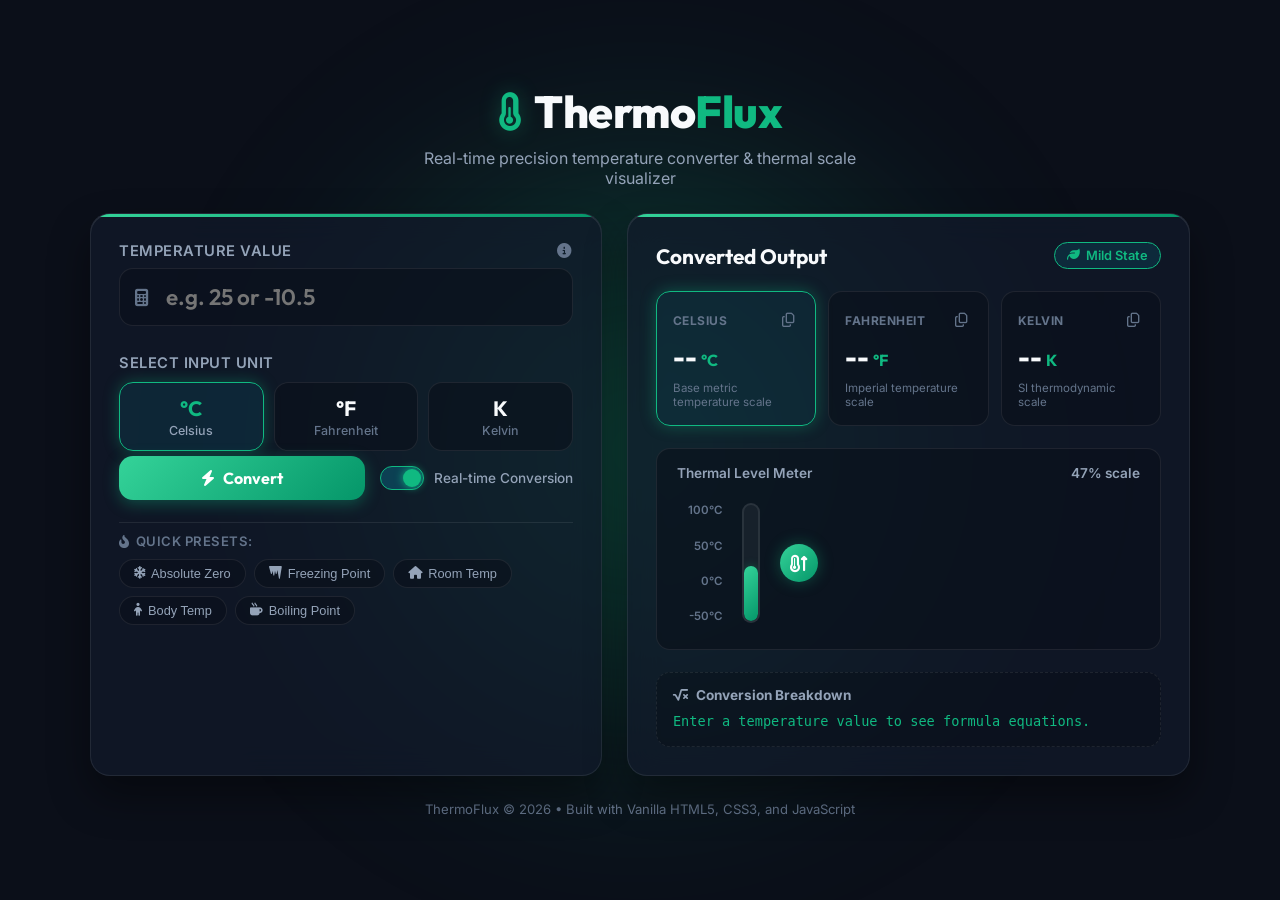
<file: Web-Development-Level1-Task3-temperature-converter/index.html>
<!DOCTYPE html>
<html lang="en">
<head>
    <meta charset="UTF-8">
    <meta name="viewport" content="width=device-width, initial-scale=1.0">
    <meta name="description" content="Interactive Temperature Converter web application for Celsius, Fahrenheit, and Kelvin with real-time conversion and absolute zero validation.">
    <title>ThermoFlux | Modern Temperature Converter</title>
    
    <!-- Google Fonts -->
    <link rel="preconnect" href="https://fonts.googleapis.com">
    <link rel="preconnect" href="https://fonts.gstatic.com" crossorigin>
    <link href="https://fonts.googleapis.com/css2?family=Inter:wght@300;400;500;600;700&family=Outfit:wght@400;600;700;800&display=swap" rel="stylesheet">
    
    <!-- FontAwesome Icons -->
    <link rel="stylesheet" href="https://cdnjs.cloudflare.com/ajax/libs/font-awesome/6.4.0/css/all.min.css">
    
    <link rel="stylesheet" href="style.css">
</head>
<body>
    <!-- Ambient Background Glow -->
    <div class="ambient-glow" id="ambientGlow"></div>
    
    <div class="app-wrapper">
        <!-- Header -->
        <header class="app-header">
            <div class="logo">
                <i class="fa-solid fa-temperature-half logo-icon"></i>
                <h1 id="appTitle">Thermo<span>Flux</span></h1>
            </div>
            <p class="subtitle">Real-time precision temperature converter & thermal scale visualizer</p>
        </header>

        <main class="main-content">
            <!-- Left Panel: Converter Controls -->
            <section class="converter-card glass-panel" aria-labelledby="converterHeading">
                <h2 id="converterHeading" class="sr-only">Temperature Input Form</h2>
                
                <form id="tempForm" onsubmit="return false;" novalidate>
                    <!-- Input Value Field -->
                    <div class="input-group">
                        <label for="tempInput" class="input-label">
                            <span>Temperature Value</span>
                            <span class="tooltip-trigger" title="Enter any numeric value (decimals supported)">
                                <i class="fa-solid fa-circle-info"></i>
                            </span>
                        </label>
                        <div class="input-wrapper">
                            <i class="fa-solid fa-calculator input-icon"></i>
                            <input 
                                type="text" 
                                id="tempInput" 
                                name="tempInput"
                                placeholder="e.g. 25 or -10.5" 
                                autocomplete="off"
                                aria-describedby="inputError"
                                required
                            >
                            <button type="button" class="clear-btn" id="clearBtn" title="Clear input" aria-label="Clear input">
                                <i class="fa-solid fa-xmark"></i>
                            </button>
                        </div>
                        <div class="error-message" id="inputError" role="alert" aria-live="polite"></div>
                    </div>

                    <!-- Input Unit Selector -->
                    <div class="unit-selector-group">
                        <label class="input-label">Select Input Unit</label>
                        <div class="unit-options" role="radiogroup" aria-label="Input temperature unit">
                            <label class="unit-radio">
                                <input type="radio" name="inputUnit" value="C" checked>
                                <span class="radio-card">
                                    <span class="unit-symbol">°C</span>
                                    <span class="unit-name">Celsius</span>
                                </span>
                            </label>

                            <label class="unit-radio">
                                <input type="radio" name="inputUnit" value="F">
                                <span class="radio-card">
                                    <span class="unit-symbol">°F</span>
                                    <span class="unit-name">Fahrenheit</span>
                                </span>
                            </label>

                            <label class="unit-radio">
                                <input type="radio" name="inputUnit" value="K">
                                <span class="radio-card">
                                    <span class="unit-symbol">K</span>
                                    <span class="unit-name">Kelvin</span>
                                </span>
                            </label>
                        </div>
                    </div>

                    <!-- Action Controls -->
                    <div class="action-row">
                        <button type="button" id="convertBtn" class="btn btn-primary">
                            <i class="fa-solid fa-bolt"></i> Convert
                        </button>
                        
                        <label class="toggle-switch">
                            <input type="checkbox" id="liveConvertToggle" checked>
                            <span class="slider"></span>
                            <span class="toggle-label">Real-time Conversion</span>
                        </label>
                    </div>
                </form>

                <!-- Quick Presets -->
                <div class="presets-container">
                    <span class="presets-title"><i class="fa-solid fa-fire-flame-curved"></i> Quick Presets:</span>
                    <div class="preset-chips">
                        <button class="chip" data-val="-273.15" data-unit="C" title="Absolute Zero (-273.15 °C)">
                            <i class="fa-solid fa-snowflake"></i> Absolute Zero
                        </button>
                        <button class="chip" data-val="0" data-unit="C" title="Water Freezing (0 °C)">
                            <i class="fa-solid fa-icicles"></i> Freezing Point
                        </button>
                        <button class="chip" data-val="21" data-unit="C" title="Room Temp (21 °C)">
                            <i class="fa-solid fa-house"></i> Room Temp
                        </button>
                        <button class="chip" data-val="37" data-unit="C" title="Human Body (37 °C)">
                            <i class="fa-solid fa-child"></i> Body Temp
                        </button>
                        <button class="chip" data-val="100" data-unit="C" title="Water Boiling (100 °C)">
                            <i class="fa-solid fa-mug-hot"></i> Boiling Point
                        </button>
                    </div>
                </div>

                <!-- Absolute Zero Warning Banner -->
                <div class="alert-banner warning-banner" id="absoluteZeroAlert" role="alert" style="display: none;">
                    <i class="fa-solid fa-triangle-exclamation alert-icon"></i>
                    <div class="alert-text">
                        <strong>Absolute Zero Violation!</strong>
                        <p id="alertMessage">Temperature cannot drop below absolute zero (−273.15°C / −459.67°F / 0 K). Physics broken!</p>
                    </div>
                </div>
            </section>

            <!-- Right Panel: Results & Visualizer -->
            <section class="results-card glass-panel">
                <div class="results-header">
                    <h2>Converted Output</h2>
                    <span class="status-badge" id="thermalStateBadge">
                        <i class="fa-solid fa-temperature-three-quarters"></i> Standard State
                    </span>
                </div>

                <!-- Simultaneous Multi-Unit Display Grid -->
                <div class="outputs-grid">
                    <!-- Celsius Output Card -->
                    <div class="output-card" id="cardCelsius">
                        <div class="output-header">
                            <span class="unit-tag">Celsius</span>
                            <button class="copy-btn" data-copy="celsius" title="Copy value" aria-label="Copy Celsius Value">
                                <i class="fa-regular fa-copy"></i>
                            </button>
                        </div>
                        <div class="output-value-group">
                            <span class="output-value" id="valCelsius">--</span>
                            <span class="output-unit">°C</span>
                        </div>
                        <div class="output-desc">Base metric temperature scale</div>
                    </div>

                    <!-- Fahrenheit Output Card -->
                    <div class="output-card" id="cardFahrenheit">
                        <div class="output-header">
                            <span class="unit-tag">Fahrenheit</span>
                            <button class="copy-btn" data-copy="fahrenheit" title="Copy value" aria-label="Copy Fahrenheit Value">
                                <i class="fa-regular fa-copy"></i>
                            </button>
                        </div>
                        <div class="output-value-group">
                            <span class="output-value" id="valFahrenheit">--</span>
                            <span class="output-unit">°F</span>
                        </div>
                        <div class="output-desc">Imperial temperature scale</div>
                    </div>

                    <!-- Kelvin Output Card -->
                    <div class="output-card" id="cardKelvin">
                        <div class="output-header">
                            <span class="unit-tag">Kelvin</span>
                            <button class="copy-btn" data-copy="kelvin" title="Copy value" aria-label="Copy Kelvin Value">
                                <i class="fa-regular fa-copy"></i>
                            </button>
                        </div>
                        <div class="output-value-group">
                            <span class="output-value" id="valKelvin">--</span>
                            <span class="output-unit">K</span>
                        </div>
                        <div class="output-desc">SI thermodynamic scale</div>
                    </div>
                </div>

                <!-- Visual Thermometer Gauge -->
                <div class="thermometer-section">
                    <div class="thermometer-header">
                        <span>Thermal Level Meter</span>
                        <span id="thermometerPercent">25% scale</span>
                    </div>

                    <div class="thermometer-container">
                        <div class="thermometer-scale-marks">
                            <span>100°C</span>
                            <span>50°C</span>
                            <span>0°C</span>
                            <span>-50°C</span>
                        </div>
                        
                        <div class="thermometer-track">
                            <div class="thermometer-fill" id="thermoFill"></div>
                        </div>

                        <div class="thermometer-bulb" id="thermoBulb">
                            <i class="fa-solid fa-temperature-arrow-up bulb-icon"></i>
                        </div>
                    </div>
                </div>

                <!-- Formula Viewer Panel -->
                <div class="formula-box">
                    <div class="formula-title">
                        <i class="fa-solid fa-square-root-variable"></i>
                        <span>Conversion Breakdown</span>
                    </div>
                    <div class="formula-details" id="formulaText">
                        Enter a temperature value to see formula equations.
                    </div>
                </div>
            </section>
        </main>

        <!-- Footer -->
        <footer class="app-footer">
            <p>ThermoFlux &copy; 2026 • Built with Vanilla HTML5, CSS3, and JavaScript</p>
        </footer>
    </div>

    <!-- Toast Notification -->
    <div id="toast" class="toast" role="alert" aria-live="assertive">
        <i class="fa-solid fa-circle-check toast-icon"></i>
        <span id="toastMsg">Value copied to clipboard!</span>
    </div>

    <script src="script.js"></script>
</body>
</html>
</file>
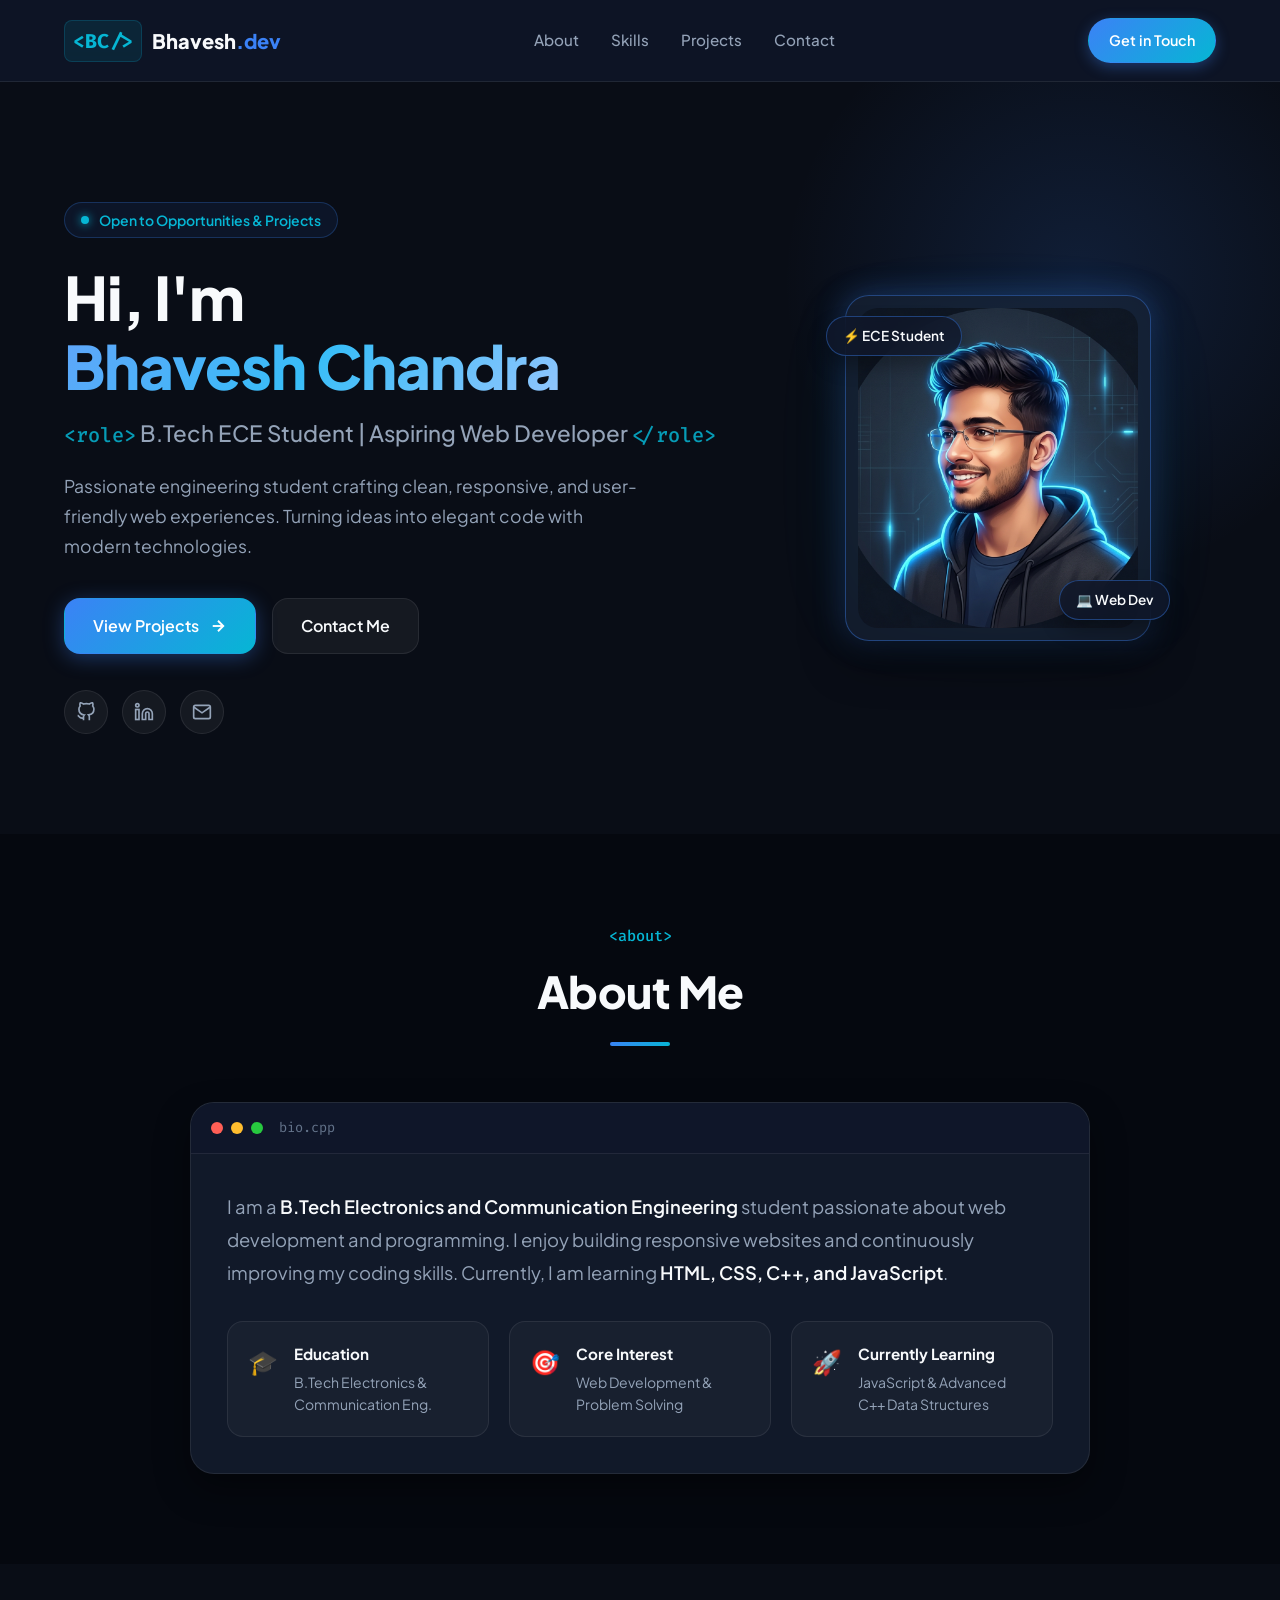
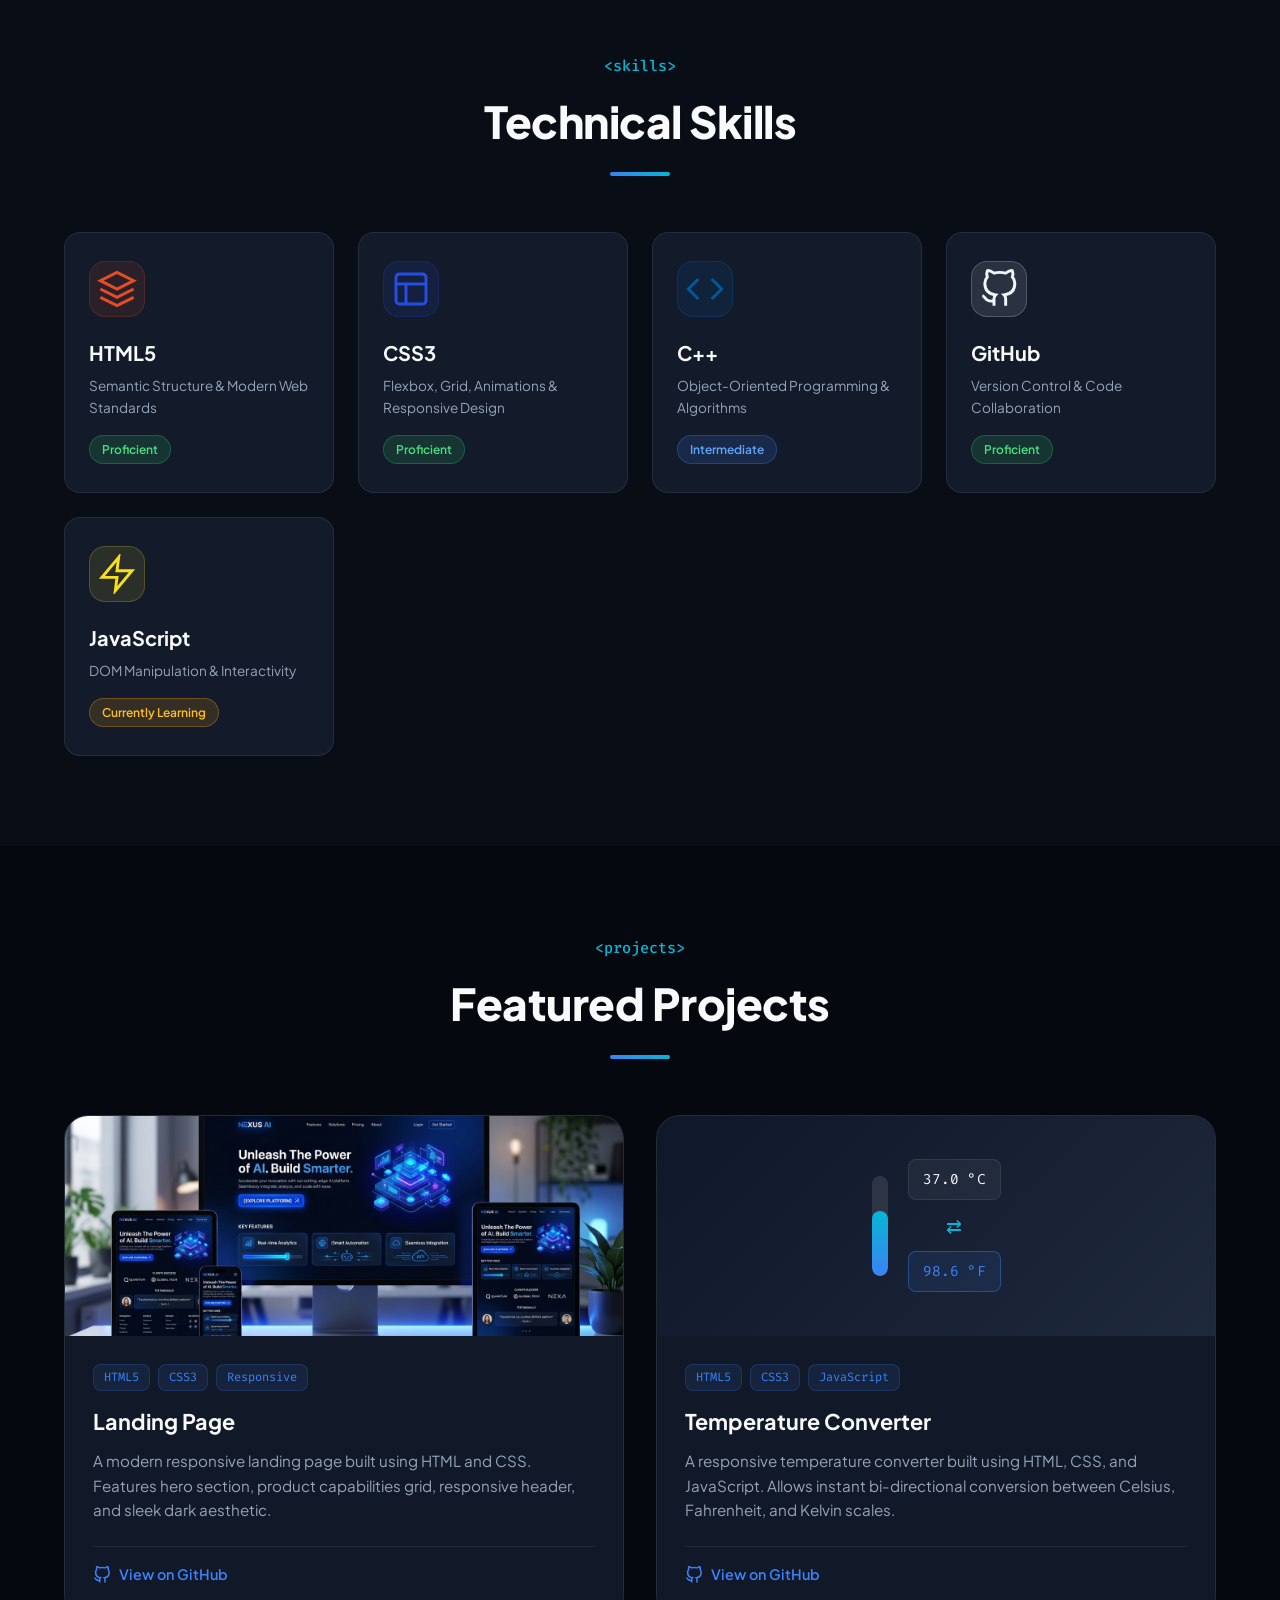
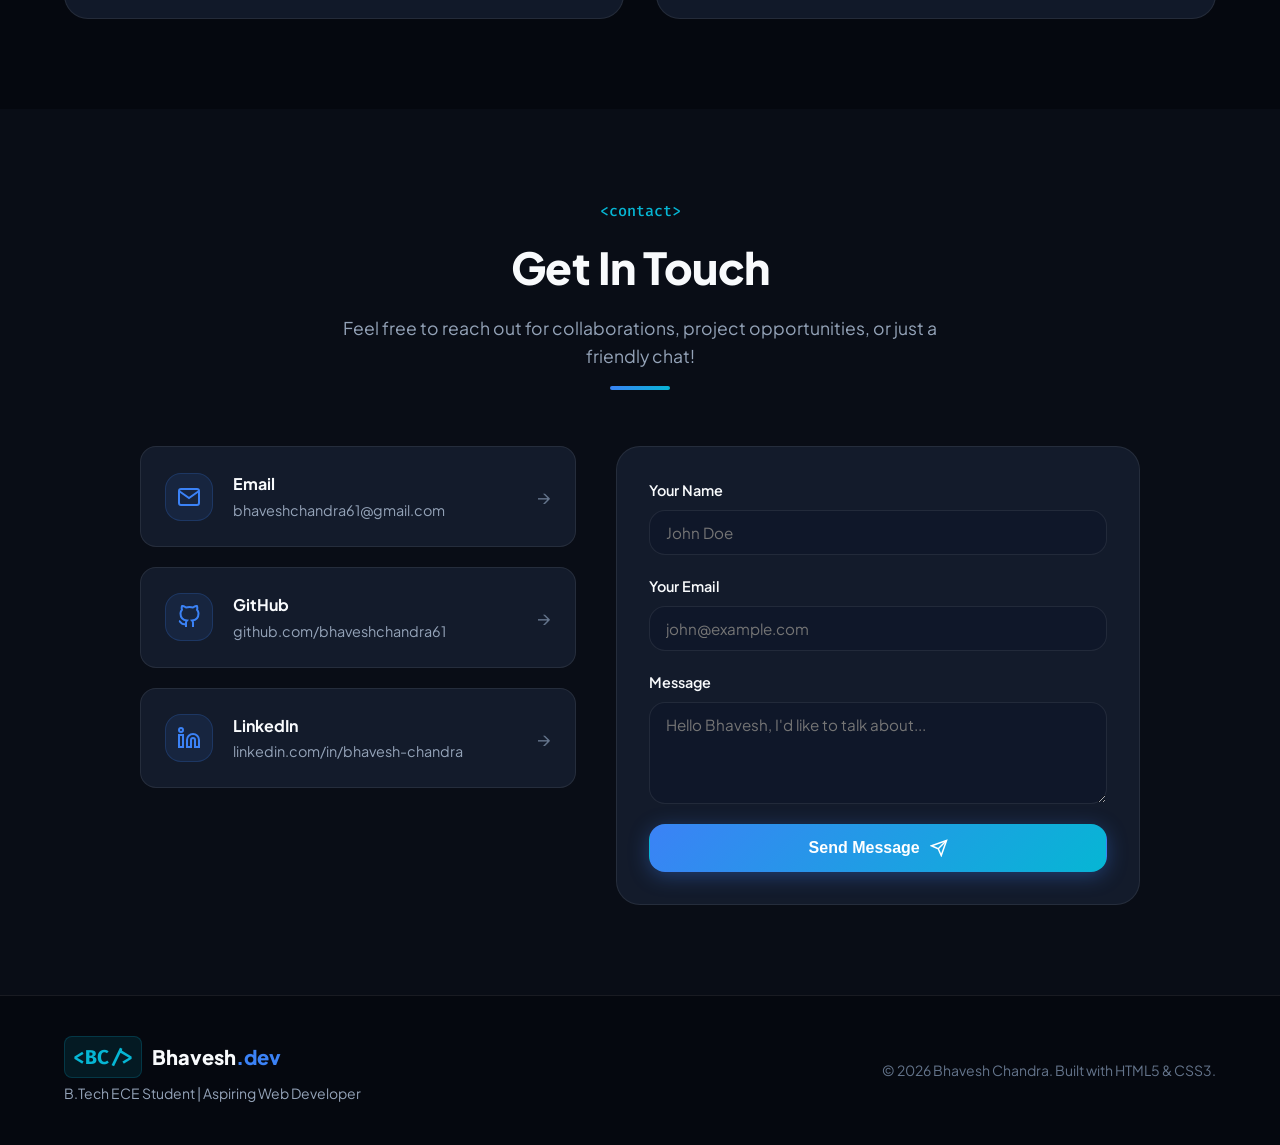
<file: WebDevelopment-Level1-Task2-PersonalPortfolio/index.html>
<!DOCTYPE html>
<html lang="en">
<head>
  <meta charset="UTF-8">
  <meta name="viewport" content="width=device-width, initial-scale=1.0">
  <meta name="description" content="Bhavesh Chandra - Personal Portfolio | B.Tech ECE Student & Aspiring Web Developer.">
  <title>Bhavesh Chandra — Web Developer Portfolio</title>

  <!-- Google Fonts: Plus Jakarta Sans & Fira Code -->
  <link rel="preconnect" href="https://fonts.googleapis.com">
  <link rel="preconnect" href="https://fonts.gstatic.com" crossorigin>
  <link href="https://fonts.googleapis.com/css2?family=Fira+Code:wght@400;500;600&family=Plus+Jakarta+Sans:wght@400;500;600;700;800&display=swap" rel="stylesheet">

  <!-- Main Stylesheet -->
  <link rel="stylesheet" href="styles.css">
</head>
<body>

  <!-- Sticky Header Navigation -->
  <header class="navbar" id="navbar">
    <div class="container navbar-container">
      <a href="#hero" class="nav-logo">
        <span class="logo-symbol">&lt;BC/&gt;</span>
        <span class="logo-text">Bhavesh<span class="accent-text">.dev</span></span>
      </a>

      <nav class="nav-menu" id="nav-menu">
        <a href="#about" class="nav-link">About</a>
        <a href="#skills" class="nav-link">Skills</a>
        <a href="#projects" class="nav-link">Projects</a>
        <a href="#contact" class="nav-link">Contact</a>
      </nav>

      <div class="nav-actions">
        <a href="#contact" class="btn btn-primary-sm">Get in Touch</a>
        <button class="mobile-toggle" id="mobile-toggle" aria-label="Toggle mobile menu">
          <span></span>
          <span></span>
          <span></span>
        </button>
      </div>
    </div>
  </header>

  <main>
    <!-- Hero / Profile Section -->
    <section class="hero" id="hero">
      <div class="hero-bg-glow"></div>
      <div class="container hero-container">
        <div class="hero-text-content">
          <div class="hero-badge">
            <span class="pulse-dot"></span>
            <span>Open to Opportunities & Projects</span>
          </div>

          <h1 class="hero-title">
            Hi, I'm <span class="accent-gradient">Bhavesh Chandra</span>
          </h1>

          <h2 class="hero-role">
            <span class="code-tag">&lt;role&gt;</span> B.Tech ECE Student | Aspiring Web Developer <span class="code-tag">&lt;/role&gt;</span>
          </h2>

          <p class="hero-description">
            Passionate engineering student crafting clean, responsive, and user-friendly web experiences. Turning ideas into elegant code with modern technologies.
          </p>

          <div class="hero-cta-group">
            <a href="#projects" class="btn btn-primary">
              View Projects
              <svg width="18" height="18" viewBox="0 0 24 24" fill="none" stroke="currentColor" stroke-width="2.5"><line x1="5" y1="12" x2="19" y2="12"></line><polyline points="12 5 19 12 12 19"></polyline></svg>
            </a>
            <a href="#contact" class="btn btn-secondary">
              Contact Me
            </a>
          </div>

          <div class="hero-social-links">
            <a href="https://github.com/bhaveshchandra61" target="_blank" rel="noopener noreferrer" class="social-btn" aria-label="GitHub Profile">
              <svg width="20" height="20" viewBox="0 0 24 24" fill="none" stroke="currentColor" stroke-width="2"><path d="M9 19c-5 1.5-5-2.5-7-3m14 6v-3.87a3.37 3.37 0 0 0-.94-2.61c3.14-.35 6.44-1.54 6.44-7A5.44 5.44 0 0 0 20 4.77 5.07 5.07 0 0 0 19.91 1S18.73.65 16 2.48a13.38 13.38 0 0 0-7 0C6.27.65 5.09 1 5.09 1A5.07 5.07 0 0 0 5 4.77a5.44 5.44 0 0 0-1.5 3.78c0 5.42 3.3 6.61 6.44 7A3.37 3.37 0 0 0 9 18.13V22"></path></svg>
            </a>
            <a href="https://www.linkedin.com/in/bhavesh-chandra-9aa619397" target="_blank" rel="noopener noreferrer" class="social-btn" aria-label="LinkedIn Profile">
              <svg width="20" height="20" viewBox="0 0 24 24" fill="none" stroke="currentColor" stroke-width="2"><path d="M16 8a6 6 0 0 1 6 6v7h-4v-7a2 2 0 0 0-2-2 2 2 0 0 0-2 2v7h-4v-7a6 6 0 0 1 6-6z"></path><rect x="2" y="9" width="4" height="12"></rect><circle cx="4" cy="4" r="2"></circle></svg>
            </a>
            <a href="mailto:bhaveshchandra61@gmail.com" class="social-btn" aria-label="Send Email">
              <svg width="20" height="20" viewBox="0 0 24 24" fill="none" stroke="currentColor" stroke-width="2"><path d="M4 4h16c1.1 0 2 .9 2 2v12c0 1.1-.9 2-2 2H4c-1.1 0-2-.9-2-2V6c0-1.1.9-2 2-2z"></path><polyline points="22,6 12,13 2,6"></polyline></svg>
            </a>
          </div>
        </div>

        <div class="hero-avatar-wrapper">
          <div class="avatar-glow"></div>
          <div class="avatar-card">
            <img src="assets/avatar.jpg" alt="Bhavesh Chandra - Profile Photo" class="avatar-img">
            <div class="avatar-badge avatar-badge-1">
              <span>⚡ ECE Student</span>
            </div>
            <div class="avatar-badge avatar-badge-2">
              <span>💻 Web Dev</span>
            </div>
          </div>
        </div>
      </div>
    </section>

    <!-- About Me Section -->
    <section class="about" id="about">
      <div class="container">
        <div class="section-header text-center">
          <div class="section-tag">&lt;about&gt;</div>
          <h2 class="section-title">About Me</h2>
          <div class="section-underline"></div>
        </div>

        <div class="about-card-wrapper">
          <div class="about-card">
            <div class="about-icon-header">
              <div class="terminal-dots">
                <span class="dot red"></span>
                <span class="dot yellow"></span>
                <span class="dot green"></span>
              </div>
              <span class="terminal-title">bio.cpp</span>
            </div>

            <div class="about-content">
              <p class="about-text">
                I am a <strong>B.Tech Electronics and Communication Engineering</strong> student passionate about web development and programming. I enjoy building responsive websites and continuously improving my coding skills. Currently, I am learning <strong>HTML, CSS, C++, and JavaScript</strong>.
              </p>

              <div class="about-grid">
                <div class="about-info-item">
                  <div class="info-icon">🎓</div>
                  <div>
                    <h4>Education</h4>
                    <p>B.Tech Electronics & Communication Eng.</p>
                  </div>
                </div>

                <div class="about-info-item">
                  <div class="info-icon">🎯</div>
                  <div>
                    <h4>Core Interest</h4>
                    <p>Web Development & Problem Solving</p>
                  </div>
                </div>

                <div class="about-info-item">
                  <div class="info-icon">🚀</div>
                  <div>
                    <h4>Currently Learning</h4>
                    <p>JavaScript & Advanced C++ Data Structures</p>
                  </div>
                </div>
              </div>
            </div>
          </div>
        </div>
      </div>
    </section>

    <!-- Skills Section -->
    <section class="skills" id="skills">
      <div class="container">
        <div class="section-header text-center">
          <div class="section-tag">&lt;skills&gt;</div>
          <h2 class="section-title">Technical Skills</h2>
          <div class="section-underline"></div>
        </div>

        <div class="skills-grid">
          <!-- Skill Card 1: HTML5 -->
          <div class="skill-card">
            <div class="skill-icon-wrapper html-icon">
              <svg width="40" height="40" viewBox="0 0 24 24" fill="none" stroke="currentColor" stroke-width="1.75"><path d="M12 2L2 7l10 5 10-5-10-5zM2 17l10 5 10-5M2 12l10 5 10-5"></path></svg>
            </div>
            <div class="skill-info">
              <h3>HTML5</h3>
              <p>Semantic Structure & Modern Web Standards</p>
              <span class="skill-tag proficient">Proficient</span>
            </div>
          </div>

          <!-- Skill Card 2: CSS3 -->
          <div class="skill-card">
            <div class="skill-icon-wrapper css-icon">
              <svg width="40" height="40" viewBox="0 0 24 24" fill="none" stroke="currentColor" stroke-width="1.75"><rect x="3" y="3" width="18" height="18" rx="2" ry="2"></rect><line x1="3" y1="9" x2="21" y2="9"></line><line x1="9" y1="21" x2="9" y2="9"></line></svg>
            </div>
            <div class="skill-info">
              <h3>CSS3</h3>
              <p>Flexbox, Grid, Animations & Responsive Design</p>
              <span class="skill-tag proficient">Proficient</span>
            </div>
          </div>

          <!-- Skill Card 3: C++ -->
          <div class="skill-card">
            <div class="skill-icon-wrapper cpp-icon">
              <svg width="40" height="40" viewBox="0 0 24 24" fill="none" stroke="currentColor" stroke-width="1.75"><polyline points="16 18 22 12 16 6"></polyline><polyline points="8 6 2 12 8 18"></polyline></svg>
            </div>
            <div class="skill-info">
              <h3>C++</h3>
              <p>Object-Oriented Programming & Algorithms</p>
              <span class="skill-tag intermediate">Intermediate</span>
            </div>
          </div>

          <!-- Skill Card 4: GitHub -->
          <div class="skill-card">
            <div class="skill-icon-wrapper github-icon">
              <svg width="40" height="40" viewBox="0 0 24 24" fill="none" stroke="currentColor" stroke-width="1.75"><path d="M9 19c-5 1.5-5-2.5-7-3m14 6v-3.87a3.37 3.37 0 0 0-.94-2.61c3.14-.35 6.44-1.54 6.44-7A5.44 5.44 0 0 0 20 4.77 5.07 5.07 0 0 0 19.91 1S18.73.65 16 2.48a13.38 13.38 0 0 0-7 0C6.27.65 5.09 1 5.09 1A5.07 5.07 0 0 0 5 4.77a5.44 5.44 0 0 0-1.5 3.78c0 5.42 3.3 6.61 6.44 7A3.37 3.37 0 0 0 9 18.13V22"></path></svg>
            </div>
            <div class="skill-info">
              <h3>GitHub</h3>
              <p>Version Control & Code Collaboration</p>
              <span class="skill-tag proficient">Proficient</span>
            </div>
          </div>

          <!-- Skill Card 5: JavaScript -->
          <div class="skill-card learning-card">
            <div class="skill-icon-wrapper js-icon">
              <svg width="40" height="40" viewBox="0 0 24 24" fill="none" stroke="currentColor" stroke-width="1.75"><path d="M13 2L3 14h9l-1 8 10-12h-9l1-8z"></path></svg>
            </div>
            <div class="skill-info">
              <h3>JavaScript</h3>
              <p>DOM Manipulation & Interactivity</p>
              <span class="skill-tag learning">Currently Learning</span>
            </div>
          </div>
        </div>
      </div>
    </section>

    <!-- Projects Section -->
    <section class="projects" id="projects">
      <div class="container">
        <div class="section-header text-center">
          <div class="section-tag">&lt;projects&gt;</div>
          <h2 class="section-title">Featured Projects</h2>
          <div class="section-underline"></div>
        </div>

        <div class="projects-grid">
          <!-- Project 1: Landing Page -->
          <div class="project-card">
            <div class="project-image">
              <img src="assets/landing_page.jpg" alt="Landing Page Project Screenshot" loading="lazy">
              <div class="project-overlay">
                <a href="https://github.com/bhaveshchandra61" target="_blank" rel="noopener noreferrer" class="btn-icon" aria-label="GitHub Repository">
                  <svg width="22" height="22" viewBox="0 0 24 24" fill="none" stroke="currentColor" stroke-width="2"><path d="M9 19c-5 1.5-5-2.5-7-3m14 6v-3.87a3.37 3.37 0 0 0-.94-2.61c3.14-.35 6.44-1.54 6.44-7A5.44 5.44 0 0 0 20 4.77 5.07 5.07 0 0 0 19.91 1S18.73.65 16 2.48a13.38 13.38 0 0 0-7 0C6.27.65 5.09 1 5.09 1A5.07 5.07 0 0 0 5 4.77a5.44 5.44 0 0 0-1.5 3.78c0 5.42 3.3 6.61 6.44 7A3.37 3.37 0 0 0 9 18.13V22"></path></svg>
                </a>
              </div>
            </div>

            <div class="project-content">
              <div class="project-tags">
                <span class="tech-badge">HTML5</span>
                <span class="tech-badge">CSS3</span>
                <span class="tech-badge">Responsive</span>
              </div>

              <h3 class="project-title">Landing Page</h3>
              <p class="project-description">
                A modern responsive landing page built using HTML and CSS. Features hero section, product capabilities grid, responsive header, and sleek dark aesthetic.
              </p>

              <div class="project-links">
                <a href="https://github.com/bhaveshchandra61" target="_blank" rel="noopener noreferrer" class="project-link">
                  <svg width="18" height="18" viewBox="0 0 24 24" fill="none" stroke="currentColor" stroke-width="2"><path d="M9 19c-5 1.5-5-2.5-7-3m14 6v-3.87a3.37 3.37 0 0 0-.94-2.61c3.14-.35 6.44-1.54 6.44-7A5.44 5.44 0 0 0 20 4.77 5.07 5.07 0 0 0 19.91 1S18.73.65 16 2.48a13.38 13.38 0 0 0-7 0C6.27.65 5.09 1 5.09 1A5.07 5.07 0 0 0 5 4.77a5.44 5.44 0 0 0-1.5 3.78c0 5.42 3.3 6.61 6.44 7A3.37 3.37 0 0 0 9 18.13V22"></path></svg>
                  View on GitHub
                </a>
              </div>
            </div>
          </div>

          <!-- Project 2: Temperature Converter -->
          <div class="project-card">
            <div class="project-image project-illustration">
              <div class="temp-graphic">
                <div class="temp-meter">
                  <div class="temp-fill"></div>
                </div>
                <div class="temp-readouts">
                  <div class="readout-box">37.0 °C</div>
                  <div class="readout-arrow">⇄</div>
                  <div class="readout-box blue">98.6 °F</div>
                </div>
              </div>
              <div class="project-overlay">
                <a href="https://github.com/bhaveshchandra61" target="_blank" rel="noopener noreferrer" class="btn-icon" aria-label="GitHub Repository">
                  <svg width="22" height="22" viewBox="0 0 24 24" fill="none" stroke="currentColor" stroke-width="2"><path d="M9 19c-5 1.5-5-2.5-7-3m14 6v-3.87a3.37 3.37 0 0 0-.94-2.61c3.14-.35 6.44-1.54 6.44-7A5.44 5.44 0 0 0 20 4.77 5.07 5.07 0 0 0 19.91 1S18.73.65 16 2.48a13.38 13.38 0 0 0-7 0C6.27.65 5.09 1 5.09 1A5.07 5.07 0 0 0 5 4.77a5.44 5.44 0 0 0-1.5 3.78c0 5.42 3.3 6.61 6.44 7A3.37 3.37 0 0 0 9 18.13V22"></path></svg>
                </a>
              </div>
            </div>

            <div class="project-content">
              <div class="project-tags">
                <span class="tech-badge">HTML5</span>
                <span class="tech-badge">CSS3</span>
                <span class="tech-badge">JavaScript</span>
              </div>

              <h3 class="project-title">Temperature Converter</h3>
              <p class="project-description">
                A responsive temperature converter built using HTML, CSS, and JavaScript. Allows instant bi-directional conversion between Celsius, Fahrenheit, and Kelvin scales.
              </p>

              <div class="project-links">
                <a href="https://github.com/bhaveshchandra61" target="_blank" rel="noopener noreferrer" class="project-link">
                  <svg width="18" height="18" viewBox="0 0 24 24" fill="none" stroke="currentColor" stroke-width="2"><path d="M9 19c-5 1.5-5-2.5-7-3m14 6v-3.87a3.37 3.37 0 0 0-.94-2.61c3.14-.35 6.44-1.54 6.44-7A5.44 5.44 0 0 0 20 4.77 5.07 5.07 0 0 0 19.91 1S18.73.65 16 2.48a13.38 13.38 0 0 0-7 0C6.27.65 5.09 1 5.09 1A5.07 5.07 0 0 0 5 4.77a5.44 5.44 0 0 0-1.5 3.78c0 5.42 3.3 6.61 6.44 7A3.37 3.37 0 0 0 9 18.13V22"></path></svg>
                  View on GitHub
                </a>
              </div>
            </div>
          </div>
        </div>
      </div>
    </section>

    <!-- Contact Section -->
    <section class="contact" id="contact">
      <div class="container">
        <div class="section-header text-center">
          <div class="section-tag">&lt;contact&gt;</div>
          <h2 class="section-title">Get In Touch</h2>
          <p class="section-subtitle">Feel free to reach out for collaborations, project opportunities, or just a friendly chat!</p>
          <div class="section-underline"></div>
        </div>

        <div class="contact-grid">
          <!-- Contact Cards -->
          <div class="contact-info-cards">
            <!-- Email -->
            <a href="mailto:bhaveshchandra61@gmail.com" class="contact-card">
              <div class="contact-card-icon">
                <svg width="24" height="24" viewBox="0 0 24 24" fill="none" stroke="currentColor" stroke-width="2"><path d="M4 4h16c1.1 0 2 .9 2 2v12c0 1.1-.9 2-2 2H4c-1.1 0-2-.9-2-2V6c0-1.1.9-2 2-2z"></path><polyline points="22,6 12,13 2,6"></polyline></svg>
              </div>
              <div class="contact-card-details">
                <h4>Email</h4>
                <p>bhaveshchandra61@gmail.com</p>
              </div>
              <div class="contact-arrow">→</div>
            </a>

            <!-- GitHub -->
            <a href="https://github.com/bhaveshchandra61" target="_blank" rel="noopener noreferrer" class="contact-card">
              <div class="contact-card-icon">
                <svg width="24" height="24" viewBox="0 0 24 24" fill="none" stroke="currentColor" stroke-width="2"><path d="M9 19c-5 1.5-5-2.5-7-3m14 6v-3.87a3.37 3.37 0 0 0-.94-2.61c3.14-.35 6.44-1.54 6.44-7A5.44 5.44 0 0 0 20 4.77 5.07 5.07 0 0 0 19.91 1S18.73.65 16 2.48a13.38 13.38 0 0 0-7 0C6.27.65 5.09 1 5.09 1A5.07 5.07 0 0 0 5 4.77a5.44 5.44 0 0 0-1.5 3.78c0 5.42 3.3 6.61 6.44 7A3.37 3.37 0 0 0 9 18.13V22"></path></svg>
              </div>
              <div class="contact-card-details">
                <h4>GitHub</h4>
                <p>github.com/bhaveshchandra61</p>
              </div>
              <div class="contact-arrow">→</div>
            </a>

            <!-- LinkedIn -->
            <a href="https://www.linkedin.com/in/bhavesh-chandra-9aa619397" target="_blank" rel="noopener noreferrer" class="contact-card">
              <div class="contact-card-icon">
                <svg width="24" height="24" viewBox="0 0 24 24" fill="none" stroke="currentColor" stroke-width="2"><path d="M16 8a6 6 0 0 1 6 6v7h-4v-7a2 2 0 0 0-2-2 2 2 0 0 0-2 2v7h-4v-7a6 6 0 0 1 6-6z"></path><rect x="2" y="9" width="4" height="12"></rect><circle cx="4" cy="4" r="2"></circle></svg>
              </div>
              <div class="contact-card-details">
                <h4>LinkedIn</h4>
                <p>linkedin.com/in/bhavesh-chandra</p>
              </div>
              <div class="contact-arrow">→</div>
            </a>
          </div>

          <!-- Contact Form Box -->
          <div class="contact-form-card">
            <form action="mailto:bhaveshchandra61@gmail.com" method="post" enctype="text/plain" class="contact-form">
              <div class="form-group">
                <label for="name">Your Name</label>
                <input type="text" id="name" name="name" placeholder="John Doe" required>
              </div>

              <div class="form-group">
                <label for="email">Your Email</label>
                <input type="email" id="email" name="email" placeholder="john@example.com" required>
              </div>

              <div class="form-group">
                <label for="message">Message</label>
                <textarea id="message" name="message" rows="4" placeholder="Hello Bhavesh, I'd like to talk about..." required></textarea>
              </div>

              <button type="submit" class="btn btn-primary btn-full">
                Send Message
                <svg width="18" height="18" viewBox="0 0 24 24" fill="none" stroke="currentColor" stroke-width="2"><line x1="22" y1="2" x2="11" y2="13"></line><polygon points="22 2 15 22 11 13 2 9 22 2"></polygon></svg>
              </button>
            </form>
          </div>
        </div>
      </div>
    </section>
  </main>

  <!-- Footer -->
  <footer class="footer">
    <div class="container footer-container">
      <div class="footer-brand">
        <a href="#hero" class="nav-logo">
          <span class="logo-symbol">&lt;BC/&gt;</span>
          <span class="logo-text">Bhavesh<span class="accent-text">.dev</span></span>
        </a>
        <p>B.Tech ECE Student | Aspiring Web Developer</p>
      </div>

      <div class="footer-copy">
        <p>&copy; 2026 Bhavesh Chandra. Built with HTML5 & CSS3.</p>
      </div>
    </div>
  </footer>

  <!-- Optional JavaScript snippet for mobile menu toggle and smooth scroll fallback -->
  <script>
    document.addEventListener('DOMContentLoaded', () => {
      const mobileToggle = document.getElementById('mobile-toggle');
      const navMenu = document.getElementById('nav-menu');

      if (mobileToggle && navMenu) {
        mobileToggle.addEventListener('click', () => {
          navMenu.classList.toggle('active');
          mobileToggle.classList.toggle('active');
        });

        document.querySelectorAll('.nav-link').forEach(link => {
          link.addEventListener('click', () => {
            navMenu.classList.remove('active');
            mobileToggle.classList.remove('active');
          });
        });
      }
    });
  </script>
</body>
</html>
</file>
<file: Web-Development-Level1-Task3-temperature-converter/style.css>
/* ==========================================================================
   ThermoFlux - Temperature Converter Stylesheet
   Design Tokens, Glassmorphism UI, Dynamic Thermal Themes & Animations
   ========================================================================== */

/* --- CSS Variables & Theme System --- */
:root {
    /* Color Palette */
    --bg-dark: #0b0f19;
    --bg-card: rgba(18, 26, 43, 0.7);
    --bg-card-border: rgba(255, 255, 255, 0.08);
    --bg-input: rgba(10, 15, 26, 0.6);
    
    --text-primary: #f8fafc;
    --text-secondary: #94a3b8;
    --text-muted: #64748b;
    
    /* Default Dynamic Theme Colors (Celsius Room Temp ~20°C) */
    --theme-color: #00d2ff;
    --theme-glow: rgba(0, 210, 255, 0.3);
    --theme-gradient: linear-gradient(135deg, #00c6ff 0%, #0072ff 100%);
    
    /* State Alert Colors */
    --color-error: #ff4d4d;
    --color-error-bg: rgba(255, 77, 77, 0.12);
    --color-error-border: rgba(255, 77, 77, 0.3);
    
    --color-warning: #ffb703;
    --color-warning-bg: rgba(255, 183, 3, 0.12);
    
    --color-success: #10b981;

    /* Typography */
    --font-heading: 'Outfit', -apple-system, BlinkMacSystemFont, sans-serif;
    --font-body: 'Inter', -apple-system, BlinkMacSystemFont, sans-serif;

    /* Spacing & Radii */
    --radius-sm: 8px;
    --radius-md: 14px;
    --radius-lg: 20px;
    --radius-full: 9999px;

    --shadow-glass: 0 20px 40px rgba(0, 0, 0, 0.4), inset 0 1px 0 rgba(255, 255, 255, 0.1);
    --shadow-glow: 0 0 25px var(--theme-glow);
    
    --transition: all 0.3s cubic-bezier(0.4, 0, 0.2, 1);
}

/* --- Global Resets & Base Styles --- */
*, *::before, *::after {
    box-sizing: border-box;
    margin: 0;
    padding: 0;
}

body {
    font-family: var(--font-body);
    background-color: var(--bg-dark);
    color: var(--text-primary);
    min-height: 100vh;
    display: flex;
    justify-content: center;
    align-items: center;
    overflow-x: hidden;
    padding: 20px;
    position: relative;
}

/* Screen Reader Only Utility */
.sr-only {
    position: absolute;
    width: 1px;
    height: 1px;
    padding: 0;
    margin: -1px;
    overflow: hidden;
    clip: rect(0, 0, 0, 0);
    white-space: nowrap;
    border: 0;
}

/* --- Dynamic Ambient Glow Background --- */
.ambient-glow {
    position: fixed;
    top: 50%;
    left: 50%;
    transform: translate(-50%, -50%);
    width: 800px;
    height: 800px;
    background: radial-gradient(circle, var(--theme-glow) 0%, rgba(11, 15, 25, 0) 70%);
    filter: blur(80px);
    z-index: 0;
    pointer-events: none;
    transition: background 0.8s ease, transform 0.8s ease;
}

/* --- Application Layout Wrapper --- */
.app-wrapper {
    position: relative;
    z-index: 1;
    width: 100%;
    max-width: 1100px;
    display: flex;
    flex-direction: column;
    gap: 25px;
}

/* --- Header Section --- */
.app-header {
    text-align: center;
    display: flex;
    flex-direction: column;
    align-items: center;
    gap: 8px;
}

.logo {
    display: flex;
    align-items: center;
    gap: 12px;
}

.logo-icon {
    font-size: 2.4rem;
    color: var(--theme-color);
    filter: drop-shadow(0 0 10px var(--theme-glow));
    transition: var(--transition);
}

.logo h1 {
    font-family: var(--font-heading);
    font-size: 2.8rem;
    font-weight: 800;
    letter-spacing: -0.5px;
    color: var(--text-primary);
}

.logo h1 span {
    color: var(--theme-color);
    transition: color 0.5s ease;
}

.subtitle {
    font-size: 1rem;
    color: var(--text-secondary);
    font-weight: 400;
    max-width: 500px;
}

/* --- Main Layout Grid --- */
.main-content {
    display: grid;
    grid-template-columns: 1fr 1.1fr;
    gap: 25px;
}

@media (max-width: 900px) {
    .main-content {
        grid-template-columns: 1fr;
    }
}

/* --- Glassmorphism Cards --- */
.glass-panel {
    background: var(--bg-card);
    backdrop-filter: blur(16px);
    -webkit-backdrop-filter: blur(16px);
    border: 1px solid var(--bg-card-border);
    border-radius: var(--radius-lg);
    padding: 28px;
    box-shadow: var(--shadow-glass);
    display: flex;
    flex-direction: column;
    gap: 22px;
    position: relative;
    overflow: hidden;
}

.glass-panel::before {
    content: '';
    position: absolute;
    top: 0;
    left: 0;
    right: 0;
    height: 3px;
    background: var(--theme-gradient);
    transition: background 0.5s ease;
}

/* --- Input Form Elements --- */
.input-group {
    display: flex;
    flex-direction: column;
    gap: 8px;
}

.input-label {
    display: flex;
    justify-content: space-between;
    align-items: center;
    font-size: 0.92rem;
    font-weight: 600;
    color: var(--text-secondary);
    text-transform: uppercase;
    letter-spacing: 0.5px;
}

.tooltip-trigger {
    color: var(--text-muted);
    cursor: help;
    transition: var(--transition);
}

.tooltip-trigger:hover {
    color: var(--theme-color);
}

.input-wrapper {
    position: relative;
    display: flex;
    align-items: center;
}

.input-icon {
    position: absolute;
    left: 16px;
    font-size: 1.1rem;
    color: var(--text-muted);
    transition: var(--transition);
}

.input-wrapper input {
    width: 100%;
    padding: 14px 45px 14px 46px;
    background-color: var(--bg-input);
    border: 1.5px solid var(--bg-card-border);
    border-radius: var(--radius-md);
    color: var(--text-primary);
    font-family: var(--font-heading);
    font-size: 1.4rem;
    font-weight: 600;
    outline: none;
    transition: var(--transition);
}

.input-wrapper input:focus {
    border-color: var(--theme-color);
    box-shadow: 0 0 15px var(--theme-glow);
}

.input-wrapper input.has-error {
    border-color: var(--color-error);
    box-shadow: 0 0 15px rgba(255, 77, 77, 0.3);
}

.input-wrapper input:focus + .input-icon {
    color: var(--theme-color);
}

.clear-btn {
    position: absolute;
    right: 14px;
    background: none;
    border: none;
    color: var(--text-muted);
    font-size: 1.1rem;
    cursor: pointer;
    padding: 6px;
    border-radius: var(--radius-full);
    display: flex;
    align-items: center;
    justify-content: center;
    opacity: 0;
    pointer-events: none;
    transition: var(--transition);
}

.clear-btn.visible {
    opacity: 1;
    pointer-events: auto;
}

.clear-btn:hover {
    color: var(--text-primary);
    background-color: rgba(255, 255, 255, 0.1);
}

.error-message {
    min-height: 20px;
    font-size: 0.85rem;
    color: var(--color-error);
    font-weight: 500;
    display: flex;
    align-items: center;
    gap: 6px;
    opacity: 0;
    transform: translateY(-4px);
    transition: var(--transition);
}

.error-message.visible {
    opacity: 1;
    transform: translateY(0);
}

/* --- Unit Selector Radio Cards --- */
.unit-selector-group {
    display: flex;
    flex-direction: column;
    gap: 10px;
}

.unit-options {
    display: grid;
    grid-template-columns: repeat(3, 1fr);
    gap: 10px;
}

.unit-radio {
    cursor: pointer;
}

.unit-radio input {
    position: absolute;
    opacity: 0;
    width: 0;
    height: 0;
}

.radio-card {
    display: flex;
    flex-direction: column;
    align-items: center;
    justify-content: center;
    padding: 12px 10px;
    background: var(--bg-input);
    border: 1.5px solid var(--bg-card-border);
    border-radius: var(--radius-md);
    transition: var(--transition);
    text-align: center;
}

.unit-symbol {
    font-family: var(--font-heading);
    font-size: 1.3rem;
    font-weight: 700;
    color: var(--text-primary);
}

.unit-name {
    font-size: 0.78rem;
    color: var(--text-muted);
    font-weight: 500;
    margin-top: 2px;
}

.unit-radio input:checked + .radio-card {
    background: rgba(0, 210, 255, 0.08);
    border-color: var(--theme-color);
    box-shadow: 0 0 15px var(--theme-glow);
}

.unit-radio input:checked + .radio-card .unit-symbol {
    color: var(--theme-color);
}

.unit-radio input:checked + .radio-card .unit-name {
    color: var(--text-secondary);
}

.unit-radio:hover .radio-card {
    border-color: rgba(255, 255, 255, 0.2);
}

/* --- Action Row & Controls --- */
.action-row {
    display: flex;
    align-items: center;
    justify-content: space-between;
    gap: 15px;
    flex-wrap: wrap;
    margin-top: 5px;
}

.btn {
    display: inline-flex;
    align-items: center;
    justify-content: center;
    gap: 8px;
    padding: 12px 24px;
    font-family: var(--font-heading);
    font-size: 1rem;
    font-weight: 700;
    border-radius: var(--radius-md);
    border: none;
    cursor: pointer;
    transition: var(--transition);
}

.btn-primary {
    background: var(--theme-gradient);
    color: #ffffff;
    box-shadow: 0 4px 15px var(--theme-glow);
    flex: 1;
    min-width: 140px;
}

.btn-primary:hover {
    transform: translateY(-2px);
    box-shadow: 0 6px 20px var(--theme-glow);
    filter: brightness(1.1);
}

.btn-primary:active {
    transform: translateY(0);
}

/* Toggle Switch */
.toggle-switch {
    display: flex;
    align-items: center;
    gap: 10px;
    cursor: pointer;
    user-select: none;
}

.toggle-switch input {
    display: none;
}

.slider {
    width: 44px;
    height: 24px;
    background-color: var(--bg-input);
    border: 1px solid var(--bg-card-border);
    border-radius: var(--radius-full);
    position: relative;
    transition: var(--transition);
}

.slider::before {
    content: '';
    position: absolute;
    width: 18px;
    height: 18px;
    left: 2px;
    top: 2px;
    background-color: var(--text-muted);
    border-radius: 50%;
    transition: var(--transition);
}

.toggle-switch input:checked + .slider {
    background-color: rgba(0, 210, 255, 0.2);
    border-color: var(--theme-color);
}

.toggle-switch input:checked + .slider::before {
    transform: translateX(20px);
    background-color: var(--theme-color);
    box-shadow: 0 0 8px var(--theme-color);
}

.toggle-label {
    font-size: 0.85rem;
    font-weight: 500;
    color: var(--text-secondary);
}

/* --- Quick Presets --- */
.presets-container {
    display: flex;
    flex-direction: column;
    gap: 10px;
    padding-top: 10px;
    border-top: 1px solid var(--bg-card-border);
}

.presets-title {
    font-size: 0.82rem;
    font-weight: 600;
    color: var(--text-muted);
    text-transform: uppercase;
    letter-spacing: 0.5px;
    display: flex;
    align-items: center;
    gap: 6px;
}

.preset-chips {
    display: flex;
    flex-wrap: wrap;
    gap: 8px;
}

.chip {
    background: var(--bg-input);
    border: 1px solid var(--bg-card-border);
    border-radius: var(--radius-full);
    color: var(--text-secondary);
    padding: 6px 14px;
    font-size: 0.8rem;
    font-weight: 500;
    cursor: pointer;
    display: flex;
    align-items: center;
    gap: 6px;
    transition: var(--transition);
}

.chip:hover {
    color: var(--text-primary);
    border-color: var(--theme-color);
    background: rgba(0, 210, 255, 0.1);
    transform: translateY(-1px);
}

/* --- Alert Banners --- */
.alert-banner {
    display: flex;
    align-items: flex-start;
    gap: 12px;
    padding: 14px 16px;
    border-radius: var(--radius-md);
    font-size: 0.88rem;
    animation: fadeIn 0.3s ease;
}

.warning-banner {
    background-color: var(--color-error-bg);
    border: 1px solid var(--color-error-border);
    color: #ff8888;
}

.alert-icon {
    font-size: 1.2rem;
    color: var(--color-error);
    margin-top: 2px;
}

.alert-text p {
    font-size: 0.82rem;
    color: rgba(255, 255, 255, 0.8);
    margin-top: 2px;
}

/* --- Results Panel & Grid --- */
.results-header {
    display: flex;
    justify-content: space-between;
    align-items: center;
}

.results-header h2 {
    font-family: var(--font-heading);
    font-size: 1.3rem;
    font-weight: 700;
}

.status-badge {
    display: inline-flex;
    align-items: center;
    gap: 6px;
    padding: 5px 12px;
    border-radius: var(--radius-full);
    background: rgba(0, 210, 255, 0.1);
    border: 1px solid var(--theme-color);
    color: var(--theme-color);
    font-size: 0.8rem;
    font-weight: 600;
    transition: var(--transition);
}

.outputs-grid {
    display: grid;
    grid-template-columns: repeat(3, 1fr);
    gap: 12px;
}

@media (max-width: 600px) {
    .outputs-grid {
        grid-template-columns: 1fr;
    }
}

.output-card {
    background: var(--bg-input);
    border: 1px solid var(--bg-card-border);
    border-radius: var(--radius-md);
    padding: 16px;
    display: flex;
    flex-direction: column;
    gap: 8px;
    transition: var(--transition);
    position: relative;
}

.output-card:hover {
    border-color: rgba(255, 255, 255, 0.15);
    transform: translateY(-2px);
}

.output-card.active-unit {
    border-color: var(--theme-color);
    box-shadow: 0 0 15px var(--theme-glow);
    background: rgba(0, 210, 255, 0.05);
}

.output-header {
    display: flex;
    justify-content: space-between;
    align-items: center;
}

.unit-tag {
    font-size: 0.75rem;
    font-weight: 700;
    text-transform: uppercase;
    letter-spacing: 0.5px;
    color: var(--text-muted);
}

.copy-btn {
    background: none;
    border: none;
    color: var(--text-muted);
    font-size: 0.9rem;
    cursor: pointer;
    padding: 4px;
    border-radius: 4px;
    transition: var(--transition);
}

.copy-btn:hover {
    color: var(--theme-color);
    background: rgba(255, 255, 255, 0.08);
}

.output-value-group {
    display: flex;
    align-items: baseline;
    gap: 4px;
}

.output-value {
    font-family: var(--font-heading);
    font-size: 1.6rem;
    font-weight: 800;
    color: var(--text-primary);
    word-break: break-all;
}

.output-unit {
    font-family: var(--font-heading);
    font-size: 1rem;
    font-weight: 700;
    color: var(--theme-color);
}

.output-desc {
    font-size: 0.72rem;
    color: var(--text-muted);
}

/* --- Visual Thermometer Gauge --- */
.thermometer-section {
    background: var(--bg-input);
    border: 1px solid var(--bg-card-border);
    border-radius: var(--radius-md);
    padding: 16px 20px;
    display: flex;
    flex-direction: column;
    gap: 12px;
}

.thermometer-header {
    display: flex;
    justify-content: space-between;
    font-size: 0.85rem;
    font-weight: 600;
    color: var(--text-secondary);
}

.thermometer-container {
    display: flex;
    align-items: center;
    gap: 20px;
    position: relative;
    padding: 10px 0;
}

.thermometer-scale-marks {
    display: flex;
    flex-direction: column;
    justify-content: space-between;
    height: 120px;
    font-size: 0.72rem;
    font-weight: 600;
    color: var(--text-muted);
    text-align: right;
    width: 45px;
}

.thermometer-track {
    width: 18px;
    height: 120px;
    background: rgba(255, 255, 255, 0.05);
    border: 2px solid var(--bg-card-border);
    border-radius: var(--radius-full);
    position: relative;
    overflow: hidden;
}

.thermometer-fill {
    position: absolute;
    bottom: 0;
    left: 0;
    right: 0;
    height: 25%;
    background: var(--theme-gradient);
    border-radius: var(--radius-full);
    box-shadow: 0 0 10px var(--theme-glow);
    transition: height 0.6s cubic-bezier(0.34, 1.56, 0.64, 1), background 0.6s ease;
}

.thermometer-bulb {
    width: 38px;
    height: 38px;
    border-radius: 50%;
    background: var(--theme-gradient);
    box-shadow: 0 0 15px var(--theme-glow);
    display: flex;
    align-items: center;
    justify-content: center;
    color: #ffffff;
    font-size: 1.1rem;
    transition: var(--transition);
}

/* --- Formula Viewer Panel --- */
.formula-box {
    background: rgba(0, 0, 0, 0.2);
    border: 1px dashed var(--bg-card-border);
    border-radius: var(--radius-md);
    padding: 14px 16px;
    display: flex;
    flex-direction: column;
    gap: 8px;
}

.formula-title {
    display: flex;
    align-items: center;
    gap: 8px;
    font-size: 0.85rem;
    font-weight: 700;
    color: var(--text-secondary);
}

.formula-details {
    font-family: 'Fira Code', monospace, sans-serif;
    font-size: 0.85rem;
    color: var(--theme-color);
    line-height: 1.5;
}

/* --- Footer --- */
.app-footer {
    text-align: center;
    font-size: 0.82rem;
    color: var(--text-muted);
}

/* --- Toast Notification --- */
.toast {
    position: fixed;
    bottom: 30px;
    right: 30px;
    background: rgba(18, 26, 43, 0.95);
    backdrop-filter: blur(10px);
    border: 1px solid var(--theme-color);
    box-shadow: 0 10px 30px rgba(0,0,0,0.5), 0 0 15px var(--theme-glow);
    color: var(--text-primary);
    padding: 14px 22px;
    border-radius: var(--radius-md);
    font-size: 0.9rem;
    font-weight: 600;
    display: flex;
    align-items: center;
    gap: 10px;
    z-index: 999;
    opacity: 0;
    transform: translateY(20px);
    pointer-events: none;
    transition: var(--transition);
}

.toast.show {
    opacity: 1;
    transform: translateY(0);
}

.toast-icon {
    color: var(--theme-color);
    font-size: 1.1rem;
}

/* Keyframe Animations */
@keyframes fadeIn {
    from { opacity: 0; transform: translateY(-6px); }
    to { opacity: 1; transform: translateY(0); }
}
</file>
<file: WebDevelopment-Level1-Task2-PersonalPortfolio/styles.css>
/* ==========================================================================
   BHAVESH CHANDRA — PERSONAL PORTFOLIO DESIGN SYSTEM
   Modern Dark Theme with Blue Accent Colors
   ========================================================================== */

/* 1. Custom Properties (Design Tokens) */
:root {
  /* Color Palette */
  --bg-dark: #090d16;
  --bg-darker: #05080f;
  --bg-card: rgba(26, 36, 56, 0.65);
  --bg-card-hover: rgba(37, 50, 77, 0.85);
  --bg-glass: rgba(15, 23, 42, 0.8);

  --accent-blue: #3b82f6;
  --accent-blue-deep: #1d4ed8;
  --accent-cyan: #06b6d4;
  --accent-glow: rgba(59, 130, 246, 0.35);

  --text-primary: #f8fafc;
  --text-secondary: #94a3b8;
  --text-muted: #64748b;

  --border-card: rgba(255, 255, 255, 0.08);
  --border-accent: rgba(59, 130, 246, 0.4);

  --gradient-blue: linear-gradient(135deg, #3b82f6 0%, #06b6d4 100%);
  --gradient-text: linear-gradient(135deg, #60a5fa 0%, #38bdf8 50%, #93c5fd 100%);

  /* Typography */
  --font-main: 'Plus Jakarta Sans', -apple-system, BlinkMacSystemFont, sans-serif;
  --font-code: 'Fira Code', monospace;

  /* Spacing & Layout */
  --container-max: 1200px;
  --section-padding: 90px 24px;
  --radius-sm: 8px;
  --radius-md: 16px;
  --radius-lg: 24px;
  --radius-full: 9999px;

  --transition-normal: 0.3s cubic-bezier(0.16, 1, 0.3, 1);
}

/* 2. Reset & Global Styles */
*, *::before, *::after {
  box-sizing: border-box;
  margin: 0;
  padding: 0;
}

html {
  scroll-behavior: smooth;
  font-size: 16px;
}

body {
  background-color: var(--bg-dark);
  color: var(--text-primary);
  font-family: var(--font-main);
  line-height: 1.6;
  overflow-x: hidden;
  -webkit-font-smoothing: antialiased;
}

img {
  max-width: 100%;
  height: auto;
  display: block;
}

a {
  color: inherit;
  text-decoration: none;
  transition: var(--transition-normal);
}

ul {
  list-style: none;
}

/* Utility Container */
.container {
  width: 100%;
  max-width: var(--container-max);
  margin: 0 auto;
  padding: 0 24px;
}

.text-center {
  text-align: center;
}

.accent-text {
  color: var(--accent-blue);
}

.accent-gradient {
  background: var(--gradient-text);
  -webkit-background-clip: text;
  -webkit-text-fill-color: transparent;
  display: inline-block;
}

.code-tag {
  font-family: var(--font-code);
  font-size: 0.9em;
  color: var(--accent-cyan);
  opacity: 0.85;
}

/* Section Header Typography */
.section-header {
  margin-bottom: 56px;
}

.section-tag {
  font-family: var(--font-code);
  color: var(--accent-cyan);
  font-size: 0.95rem;
  font-weight: 500;
  margin-bottom: 8px;
}

.section-title {
  font-size: clamp(2rem, 4vw, 2.75rem);
  font-weight: 800;
  color: var(--text-primary);
  letter-spacing: -0.5px;
}

.section-subtitle {
  color: var(--text-secondary);
  font-size: 1.1rem;
  max-width: 600px;
  margin: 12px auto 0 auto;
}

.section-underline {
  width: 60px;
  height: 4px;
  background: var(--gradient-blue);
  border-radius: var(--radius-full);
  margin: 16px auto 0 auto;
}

/* Button Components */
.btn {
  display: inline-flex;
  align-items: center;
  justify-content: center;
  gap: 10px;
  padding: 14px 28px;
  border-radius: var(--radius-md);
  font-weight: 600;
  font-size: 1rem;
  cursor: pointer;
  border: 1px solid transparent;
  transition: var(--transition-normal);
}

.btn-primary {
  background: var(--gradient-blue);
  color: #ffffff;
  box-shadow: 0 4px 20px var(--accent-glow);
}

.btn-primary:hover {
  transform: translateY(-2px);
  box-shadow: 0 8px 30px rgba(59, 130, 246, 0.5);
}

.btn-secondary {
  background: rgba(255, 255, 255, 0.05);
  color: var(--text-primary);
  border-color: var(--border-card);
}

.btn-secondary:hover {
  background: rgba(59, 130, 246, 0.15);
  border-color: var(--border-accent);
  color: var(--accent-blue);
  transform: translateY(-2px);
}

.btn-primary-sm {
  padding: 10px 20px;
  font-size: 0.9rem;
  background: var(--gradient-blue);
  color: #fff;
  border-radius: var(--radius-full);
  box-shadow: 0 4px 14px var(--accent-glow);
}

.btn-primary-sm:hover {
  transform: translateY(-1px);
  box-shadow: 0 6px 20px rgba(59, 130, 246, 0.5);
}

.btn-full {
  width: 100%;
}

/* 3. Sticky Navigation Bar */
.navbar {
  position: sticky;
  top: 0;
  left: 0;
  width: 100%;
  z-index: 1000;
  background: var(--bg-glass);
  backdrop-filter: blur(16px);
  border-bottom: 1px solid var(--border-card);
  padding: 18px 0;
  transition: var(--transition-normal);
}

.navbar-container {
  display: flex;
  align-items: center;
  justify-content: space-between;
}

.nav-logo {
  display: flex;
  align-items: center;
  gap: 10px;
  font-weight: 800;
  font-size: 1.25rem;
}

.logo-symbol {
  font-family: var(--font-code);
  color: var(--accent-cyan);
  background: rgba(6, 182, 212, 0.1);
  padding: 4px 8px;
  border-radius: var(--radius-sm);
  border: 1px solid rgba(6, 182, 212, 0.2);
}

.nav-menu {
  display: flex;
  align-items: center;
  gap: 32px;
}

.nav-link {
  color: var(--text-secondary);
  font-weight: 500;
  font-size: 0.95rem;
  position: relative;
  padding: 4px 0;
}

.nav-link:hover {
  color: var(--accent-blue);
}

.nav-link::after {
  content: '';
  position: absolute;
  bottom: 0;
  left: 0;
  width: 0%;
  height: 2px;
  background: var(--accent-blue);
  transition: var(--transition-normal);
}

.nav-link:hover::after {
  width: 100%;
}

.nav-actions {
  display: flex;
  align-items: center;
  gap: 16px;
}

.mobile-toggle {
  display: none;
  background: none;
  border: none;
  cursor: pointer;
  padding: 6px;
  flex-direction: column;
  gap: 5px;
}

.mobile-toggle span {
  display: block;
  width: 24px;
  height: 2px;
  background-color: var(--text-primary);
  transition: var(--transition-normal);
}

/* 4. Hero Section */
.hero {
  position: relative;
  padding: 120px 0 100px 0;
  overflow: hidden;
}

.hero-bg-glow {
  position: absolute;
  top: -100px;
  right: -100px;
  width: 600px;
  height: 600px;
  background: radial-gradient(circle, rgba(59, 130, 246, 0.15) 0%, rgba(9, 13, 22, 0) 70%);
  pointer-events: none;
}

.hero-container {
  display: grid;
  grid-template-columns: 1.2fr 0.8fr;
  align-items: center;
  gap: 60px;
}

.hero-badge {
  display: inline-flex;
  align-items: center;
  gap: 10px;
  padding: 6px 16px;
  border-radius: var(--radius-full);
  background: rgba(59, 130, 246, 0.08);
  border: 1px solid rgba(59, 130, 246, 0.25);
  color: var(--accent-cyan);
  font-size: 0.875rem;
  font-weight: 600;
  margin-bottom: 24px;
}

.pulse-dot {
  width: 8px;
  height: 8px;
  background-color: var(--accent-cyan);
  border-radius: 50%;
  box-shadow: 0 0 10px var(--accent-cyan);
  animation: pulse 2s infinite;
}

@keyframes pulse {
  0% { transform: scale(0.95); box-shadow: 0 0 0 0 rgba(6, 182, 212, 0.7); }
  70% { transform: scale(1); box-shadow: 0 0 0 10px rgba(6, 182, 212, 0); }
  100% { transform: scale(0.95); box-shadow: 0 0 0 0 rgba(6, 182, 212, 0); }
}

.hero-title {
  font-size: clamp(2.5rem, 5vw, 3.75rem);
  font-weight: 800;
  line-height: 1.15;
  margin-bottom: 16px;
  letter-spacing: -1px;
}

.hero-role {
  font-size: clamp(1.1rem, 2.5vw, 1.4rem);
  color: var(--text-secondary);
  font-weight: 500;
  margin-bottom: 20px;
}

.hero-description {
  font-size: 1.1rem;
  color: var(--text-secondary);
  line-height: 1.7;
  margin-bottom: 36px;
  max-width: 580px;
}

.hero-cta-group {
  display: flex;
  gap: 16px;
  margin-bottom: 36px;
  flex-wrap: wrap;
}

.hero-social-links {
  display: flex;
  gap: 14px;
}

.social-btn {
  width: 44px;
  height: 44px;
  border-radius: 50%;
  background: rgba(255, 255, 255, 0.05);
  border: 1px solid var(--border-card);
  display: flex;
  align-items: center;
  justify-content: center;
  color: var(--text-secondary);
}

.social-btn:hover {
  background: rgba(59, 130, 246, 0.15);
  border-color: var(--border-accent);
  color: var(--accent-blue);
  transform: translateY(-3px);
}

/* Avatar Card Styling */
.hero-avatar-wrapper {
  position: relative;
  display: flex;
  justify-content: center;
}

.avatar-glow {
  position: absolute;
  top: 50%;
  left: 50%;
  transform: translate(-50%, -50%);
  width: 320px;
  height: 320px;
  background: radial-gradient(circle, rgba(59, 130, 246, 0.35) 0%, rgba(6, 182, 212, 0.1) 60%, rgba(9, 13, 22, 0) 100%);
  filter: blur(30px);
  z-index: 1;
}

.avatar-card {
  position: relative;
  z-index: 2;
  border-radius: var(--radius-lg);
  padding: 12px;
  background: var(--bg-card);
  border: 1px solid var(--border-accent);
  box-shadow: 0 20px 40px rgba(0, 0, 0, 0.5), 0 0 30px var(--accent-glow);
}

.avatar-img {
  width: 280px;
  height: 320px;
  object-fit: cover;
  border-radius: calc(var(--radius-lg) - 4px);
}

.avatar-badge {
  position: absolute;
  padding: 8px 16px;
  border-radius: var(--radius-full);
  background: var(--bg-glass);
  border: 1px solid var(--border-accent);
  color: var(--text-primary);
  font-size: 0.85rem;
  font-weight: 600;
  backdrop-filter: blur(12px);
  box-shadow: 0 10px 20px rgba(0, 0, 0, 0.3);
}

.avatar-badge-1 {
  top: 20px;
  left: -20px;
}

.avatar-badge-2 {
  bottom: 20px;
  right: -20px;
}

/* 5. About Me Section */
.about {
  padding: var(--section-padding);
  background: var(--bg-darker);
  position: relative;
}

.about-card-wrapper {
  max-width: 900px;
  margin: 0 auto;
}

.about-card {
  background: var(--bg-card);
  border: 1px solid var(--border-card);
  border-radius: var(--radius-lg);
  overflow: hidden;
  box-shadow: 0 15px 35px rgba(0, 0, 0, 0.4);
}

.about-icon-header {
  background: rgba(15, 23, 42, 0.9);
  padding: 14px 20px;
  border-bottom: 1px solid var(--border-card);
  display: flex;
  align-items: center;
  gap: 16px;
}

.terminal-dots {
  display: flex;
  gap: 8px;
}

.dot {
  width: 12px;
  height: 12px;
  border-radius: 50%;
}

.dot.red { background-color: #ff5f56; }
.dot.yellow { background-color: #ffbd2e; }
.dot.green { background-color: #27c93f; }

.terminal-title {
  font-family: var(--font-code);
  font-size: 0.85rem;
  color: var(--text-muted);
}

.about-content {
  padding: 36px;
}

.about-text {
  font-size: 1.15rem;
  color: var(--text-secondary);
  line-height: 1.8;
  margin-bottom: 32px;
}

.about-text strong {
  color: var(--text-primary);
  font-weight: 600;
}

.about-grid {
  display: grid;
  grid-template-columns: repeat(auto-fit, minmax(240px, 1fr));
  gap: 20px;
}

.about-info-item {
  display: flex;
  align-items: flex-start;
  gap: 16px;
  background: rgba(255, 255, 255, 0.03);
  border: 1px solid var(--border-card);
  padding: 20px;
  border-radius: var(--radius-md);
}

.info-icon {
  font-size: 1.5rem;
}

.about-info-item h4 {
  font-size: 0.95rem;
  color: var(--text-primary);
  margin-bottom: 4px;
}

.about-info-item p {
  font-size: 0.875rem;
  color: var(--text-secondary);
}

/* 6. Technical Skills Section */
.skills {
  padding: var(--section-padding);
}

.skills-grid {
  display: grid;
  grid-template-columns: repeat(auto-fit, minmax(220px, 1fr));
  gap: 24px;
}

.skill-card {
  background: var(--bg-card);
  border: 1px solid var(--border-card);
  border-radius: var(--radius-md);
  padding: 28px 24px;
  transition: var(--transition-normal);
  position: relative;
}

.skill-card:hover {
  transform: translateY(-6px);
  border-color: var(--border-accent);
  background: var(--bg-card-hover);
  box-shadow: 0 15px 30px rgba(0, 0, 0, 0.3), 0 0 20px var(--accent-glow);
}

.skill-icon-wrapper {
  width: 56px;
  height: 56px;
  border-radius: var(--radius-md);
  display: flex;
  align-items: center;
  justify-content: center;
  margin-bottom: 20px;
  background: rgba(59, 130, 246, 0.1);
  color: var(--accent-blue);
  border: 1px solid rgba(59, 130, 246, 0.2);
}

.html-icon { color: #e44d26; background: rgba(228, 77, 38, 0.1); border-color: rgba(228, 77, 38, 0.2); }
.css-icon { color: #264de4; background: rgba(38, 77, 228, 0.1); border-color: rgba(38, 77, 228, 0.2); }
.cpp-icon { color: #00599c; background: rgba(0, 89, 156, 0.15); border-color: rgba(0, 89, 156, 0.3); }
.github-icon { color: #f0f6fc; background: rgba(240, 246, 252, 0.1); border-color: rgba(240, 246, 252, 0.2); }
.js-icon { color: #f7df1e; background: rgba(247, 223, 30, 0.1); border-color: rgba(247, 223, 30, 0.2); }

.skill-info h3 {
  font-size: 1.25rem;
  margin-bottom: 6px;
  color: var(--text-primary);
}

.skill-info p {
  font-size: 0.85rem;
  color: var(--text-secondary);
  margin-bottom: 16px;
}

.skill-tag {
  display: inline-block;
  padding: 4px 12px;
  border-radius: var(--radius-full);
  font-size: 0.75rem;
  font-weight: 600;

}

.skill-tag.proficient {
  background: rgba(34, 197, 94, 0.15);
  color: #4ade80;
  border: 1px solid rgba(34, 197, 94, 0.3);
}

.skill-tag.intermediate {
  background: rgba(59, 130, 246, 0.15);
  color: #60a5fa;
  border: 1px solid rgba(59, 130, 246, 0.3);
}

.skill-tag.learning {
  background: rgba(245, 158, 11, 0.15);
  color: #fbbf24;
  border: 1px solid rgba(245, 158, 11, 0.3);
}

/* 7. Featured Projects Section */
.projects {
  padding: var(--section-padding);
  background: var(--bg-darker);
}

.projects-grid {
  display: grid;
  grid-template-columns: repeat(auto-fit, minmax(340px, 1fr));
  gap: 32px;
}

.project-card {
  background: var(--bg-card);
  border: 1px solid var(--border-card);
  border-radius: var(--radius-lg);
  overflow: hidden;
  transition: var(--transition-normal);
  display: flex;
  flex-direction: column;
}

.project-card:hover {
  transform: translateY(-8px);
  border-color: var(--border-accent);
  box-shadow: 0 20px 40px rgba(0, 0, 0, 0.4), 0 0 25px var(--accent-glow);
}

.project-image {
  position: relative;
  height: 220px;
  overflow: hidden;
  background: #0f172a;
}

.project-image img {
  width: 100%;
  height: 100%;
  object-fit: cover;
  transition: var(--transition-normal);
}

.project-card:hover .project-image img {
  transform: scale(1.05);
}

/* Project Graphic Fallback Illustration */
.project-illustration {
  display: flex;
  align-items: center;
  justify-content: center;
  background: linear-gradient(135deg, #0f172a 0%, #1e293b 100%);
}

.temp-graphic {
  display: flex;
  align-items: center;
  gap: 20px;
}

.temp-meter {
  width: 16px;
  height: 100px;
  background: rgba(255, 255, 255, 0.1);
  border-radius: 10px;
  position: relative;
  overflow: hidden;
}

.temp-fill {
  position: absolute;
  bottom: 0;
  width: 100%;
  height: 65%;
  background: linear-gradient(to top, #3b82f6, #06b6d4);
  border-radius: 10px;
}

.temp-readouts {
  display: flex;
  flex-direction: column;
  gap: 10px;
  align-items: center;
}

.readout-box {
  padding: 8px 14px;
  background: rgba(255, 255, 255, 0.05);
  border: 1px solid var(--border-card);
  border-radius: var(--radius-sm);
  font-family: var(--font-code);
  font-size: 0.9rem;
  color: var(--text-primary);
}

.readout-box.blue {
  border-color: var(--border-accent);
  color: var(--accent-blue);
  background: rgba(59, 130, 246, 0.1);
}

.readout-arrow {
  color: var(--accent-cyan);
  font-size: 1.2rem;
}

.project-overlay {
  position: absolute;
  inset: 0;
  background: rgba(9, 13, 22, 0.7);
  backdrop-filter: blur(4px);
  display: flex;
  align-items: center;
  justify-content: center;
  opacity: 0;
  transition: var(--transition-normal);
}

.project-card:hover .project-overlay {
  opacity: 1;
}

.btn-icon {
  width: 48px;
  height: 48px;
  border-radius: 50%;
  background: var(--gradient-blue);
  color: #fff;
  display: flex;
  align-items: center;
  justify-content: center;
  box-shadow: 0 4px 15px var(--accent-glow);
}

.btn-icon:hover {
  transform: scale(1.1);
}

.project-content {
  padding: 28px;
  display: flex;
  flex-direction: column;
  flex-grow: 1;
}

.project-tags {
  display: flex;
  gap: 8px;
  margin-bottom: 14px;
  flex-wrap: wrap;
}

.tech-badge {
  font-family: var(--font-code);
  font-size: 0.75rem;
  padding: 3px 10px;
  border-radius: var(--radius-sm);
  background: rgba(59, 130, 246, 0.1);
  color: var(--accent-blue);
  border: 1px solid rgba(59, 130, 246, 0.2);
}

.project-title {
  font-size: 1.35rem;
  font-weight: 700;
  margin-bottom: 10px;
  color: var(--text-primary);
}

.project-description {
  color: var(--text-secondary);
  font-size: 0.95rem;
  line-height: 1.6;
  margin-bottom: 24px;
  flex-grow: 1;
}

.project-links {
  border-top: 1px solid var(--border-card);
  padding-top: 16px;
}

.project-link {
  display: inline-flex;
  align-items: center;
  gap: 8px;
  color: var(--accent-blue);
  font-weight: 600;
  font-size: 0.9rem;
}

.project-link:hover {
  color: var(--accent-cyan);
}

/* 8. Contact Section */
.contact {
  padding: var(--section-padding);
}

.contact-grid {
  display: grid;
  grid-template-columns: 1fr 1.2fr;
  gap: 40px;
  max-width: 1000px;
  margin: 0 auto;
}

.contact-info-cards {
  display: flex;
  flex-direction: column;
  gap: 20px;
}

.contact-card {
  background: var(--bg-card);
  border: 1px solid var(--border-card);
  border-radius: var(--radius-md);
  padding: 24px;
  display: flex;
  align-items: center;
  gap: 20px;
  transition: var(--transition-normal);
}

.contact-card:hover {
  transform: translateX(6px);
  border-color: var(--border-accent);
  background: var(--bg-card-hover);
}

.contact-card-icon {
  width: 48px;
  height: 48px;
  border-radius: var(--radius-md);
  background: rgba(59, 130, 246, 0.1);
  border: 1px solid rgba(59, 130, 246, 0.2);
  color: var(--accent-blue);
  display: flex;
  align-items: center;
  justify-content: center;
  flex-shrink: 0;
}

.contact-card-details h4 {
  font-size: 1rem;
  color: var(--text-primary);
  margin-bottom: 2px;
}

.contact-card-details p {
  font-size: 0.9rem;
  color: var(--text-secondary);
}

.contact-arrow {
  margin-left: auto;
  color: var(--text-muted);
  font-size: 1.2rem;
  transition: var(--transition-normal);
}

.contact-card:hover .contact-arrow {
  color: var(--accent-blue);
  transform: translateX(4px);
}

.contact-form-card {
  background: var(--bg-card);
  border: 1px solid var(--border-card);
  border-radius: var(--radius-lg);
  padding: 32px;
}

.contact-form {
  display: flex;
  flex-direction: column;
  gap: 20px;
}

.form-group {
  display: flex;
  flex-direction: column;
  gap: 8px;
}

.form-group label {
  font-size: 0.9rem;
  font-weight: 600;
  color: var(--text-primary);
}

.form-group input,
.form-group textarea {
  width: 100%;
  background: rgba(15, 23, 42, 0.8);
  border: 1px solid var(--border-card);
  border-radius: var(--radius-md);
  padding: 12px 16px;
  color: var(--text-primary);
  font-family: var(--font-main);
  font-size: 0.95rem;
  outline: none;
  transition: var(--transition-normal);
}

.form-group input:focus,
.form-group textarea:focus {
  border-color: var(--accent-blue);
  box-shadow: 0 0 15px rgba(59, 130, 246, 0.2);
}

/* 9. Footer */
.footer {
  background: var(--bg-darker);
  border-top: 1px solid var(--border-card);
  padding: 40px 0;
}

.footer-container {
  display: flex;
  align-items: center;
  justify-content: space-between;
  flex-wrap: wrap;
  gap: 20px;
}

.footer-brand p {
  color: var(--text-secondary);
  font-size: 0.875rem;
  margin-top: 4px;
}

.footer-copy p {
  color: var(--text-muted);
  font-size: 0.875rem;
}

/* 10. Responsive Breakpoint Media Queries */
@media (max-width: 992px) {
  .hero-container {
    grid-template-columns: 1fr;
    text-align: center;
    gap: 40px;
  }

  .hero-description {
    margin-left: auto;
    margin-right: auto;
  }

  .hero-cta-group,
  .hero-social-links {
    justify-content: center;
  }

  .contact-grid {
    grid-template-columns: 1fr;
  }
}

@media (max-width: 768px) {
  .nav-menu {
    position: fixed;
    top: 70px;
    left: 0;
    width: 100%;
    background: var(--bg-darker);
    border-bottom: 1px solid var(--border-card);
    flex-direction: column;
    padding: 24px;
    gap: 20px;
    transform: translateY(-150%);
    transition: var(--transition-normal);
    opacity: 0;
    pointer-events: none;
  }

  .nav-menu.active {
    transform: translateY(0);
    opacity: 1;
    pointer-events: auto;
  }

  .mobile-toggle {
    display: flex;
  }

  .avatar-card {
    max-width: 260px;
  }

  .avatar-img {
    width: 100%;
    height: 280px;
  }

  .avatar-badge-1 {
    left: -10px;
  }

  .avatar-badge-2 {
    right: -10px;
  }

  .footer-container {
    flex-direction: column;
    text-align: center;
  }
}
</file>
